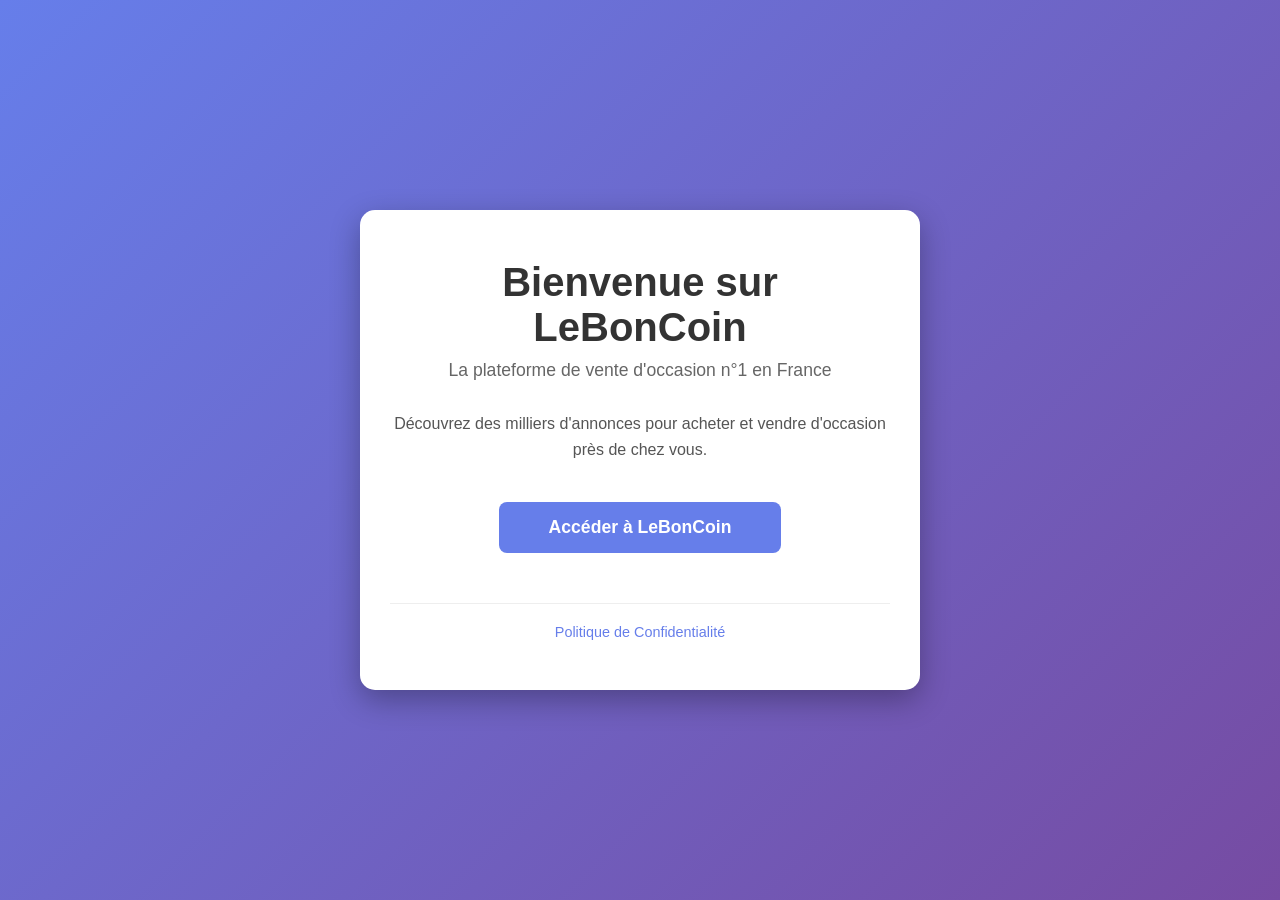
<file: index.html>
<!DOCTYPE html>
<html lang="fr">
<head>
    <meta charset="UTF-8">
    <meta name="viewport" content="width=device-width, initial-scale=1.0">
    <title>LeBonCoin - Marketplace</title>
    <link rel="stylesheet" href="style.css">
</head>
<body>
    <div class="container">
        <div class="content">
            <!-- Logo/Header -->
            <h1>Bienvenue sur LeBonCoin</h1>
            <p class="subtitle">La plateforme de vente d'occasion n°1 en France</p>
            
            <!-- Description -->
            <p class="description">
                Découvrez des milliers d'annonces pour acheter et vendre d'occasion près de chez vous.
            </p>
            
            <!-- Main Button -->
            <button class="redirect-btn" onclick="redirectToLeBonCoin()">
                Accéder à LeBonCoin
            </button>
            
            <!-- Footer with Legal Links -->
            <footer class="footer">
                <p>
                    <a href="privacy.html" target="_blank">Politique de Confidentialité</a>
                </p>
            </footer>
        </div>
    </div>
    
    <!-- JavaScript for Redirect -->
    <script>
        function redirectToLeBonCoin() {
            // Redirect to LeBonCoin
            window.location.href = "https://www.leboncoin.fr";
        }
    </script>
</body>
</html>
</file>
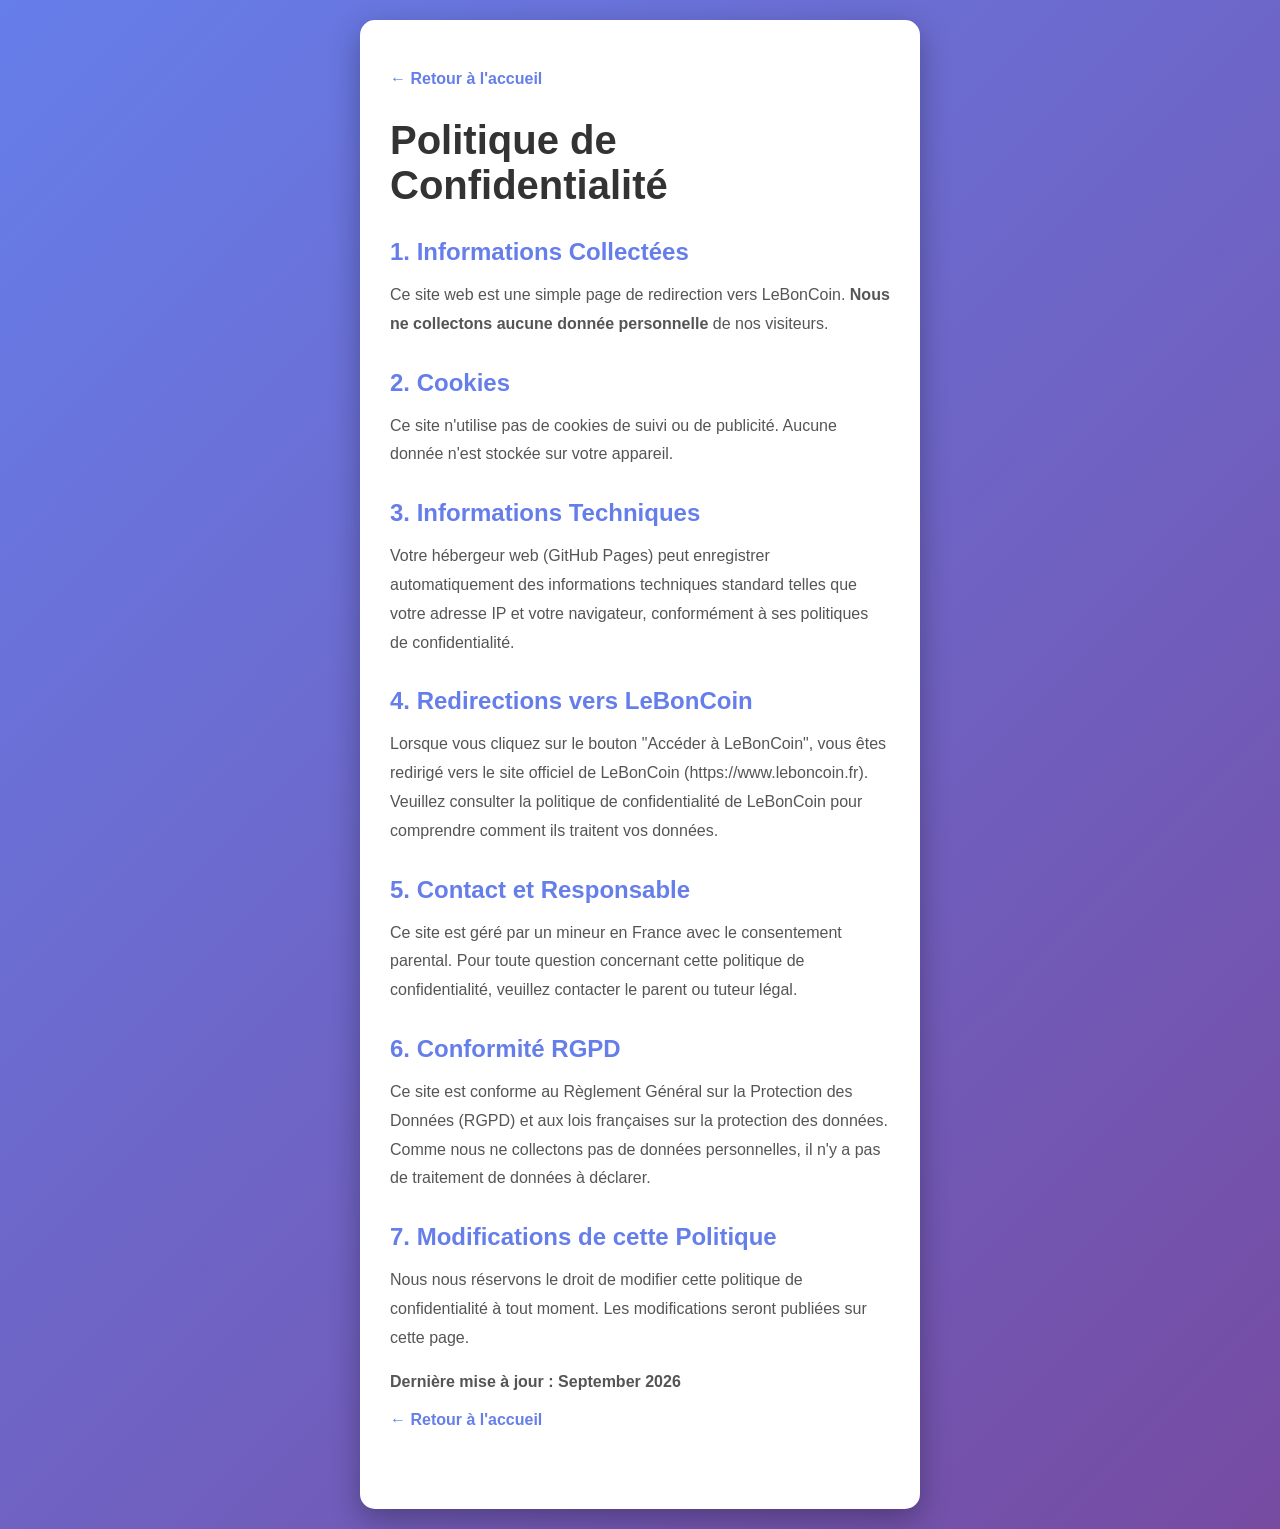
<file: privacy.html>
<!DOCTYPE html>
<html lang="fr">
<head>
    <meta charset="UTF-8">
    <meta name="viewport" content="width=device-width, initial-scale=1.0">
    <title>Politique de Confidentialité</title>
    <link rel="stylesheet" href="style.css">
    <style>
        body {
            background: linear-gradient(135deg, #667eea 0%, #764ba2 100%);
        }
        .content {
            max-width: 600px;
            text-align: left;
        }
        h2 {
            color: #667eea;
            margin-top: 30px;
            margin-bottom: 15px;
            font-size: 1.5em;
        }
        p {
            line-height: 1.8;
            color: #555;
            margin-bottom: 15px;
        }
        .back-link {
            display: inline-block;
            margin-bottom: 30px;
            color: #667eea;
            text-decoration: none;
            font-weight: bold;
        }
        .back-link:hover {
            text-decoration: underline;
        }
    </style>
</head>
<body>
    <div class="container">
        <div class="content">
            <a href="index.html" class="back-link">← Retour à l'accueil</a>
            
            <h1>Politique de Confidentialité</h1>
            
            <h2>1. Informations Collectées</h2>
            <p>
                Ce site web est une simple page de redirection vers LeBonCoin. 
                <strong>Nous ne collectons aucune donnée personnelle</strong> de nos visiteurs.
            </p>
            
            <h2>2. Cookies</h2>
            <p>
                Ce site n'utilise pas de cookies de suivi ou de publicité. 
                Aucune donnée n'est stockée sur votre appareil.
            </p>
            
            <h2>3. Informations Techniques</h2>
            <p>
                Votre hébergeur web (GitHub Pages) peut enregistrer automatiquement des informations techniques 
                standard telles que votre adresse IP et votre navigateur, conformément à ses politiques de confidentialité.
            </p>
            
            <h2>4. Redirections vers LeBonCoin</h2>
            <p>
                Lorsque vous cliquez sur le bouton "Accéder à LeBonCoin", vous êtes redirigé vers le site officiel de LeBonCoin 
                (https://www.leboncoin.fr). Veuillez consulter la politique de confidentialité de LeBonCoin pour comprendre 
                comment ils traitent vos données.
            </p>
            
            <h2>5. Contact et Responsable</h2>
            <p>
                Ce site est géré par un mineur en France avec le consentement parental. 
                Pour toute question concernant cette politique de confidentialité, veuillez contacter le parent ou tuteur légal.
            </p>
            
            <h2>6. Conformité RGPD</h2>
            <p>
                Ce site est conforme au Règlement Général sur la Protection des Données (RGPD) et aux lois françaises sur la protection des données.
                Comme nous ne collectons pas de données personnelles, il n'y a pas de traitement de données à déclarer.
            </p>
            
            <h2>7. Modifications de cette Politique</h2>
            <p>
                Nous nous réservons le droit de modifier cette politique de confidentialité à tout moment. 
                Les modifications seront publiées sur cette page.
            </p>
            
            <p><strong>Dernière mise à jour : September 2026</strong></p>
            
            <a href="index.html" class="back-link">← Retour à l'accueil</a>
        </div>
    </div>
</body>
</html>
</file>
<file: style.css>
/* ===========================
   BASIC STYLING FOR THE SITE
   =========================== */

/* Reset default browser styles */
* {
    margin: 0;
    padding: 0;
    box-sizing: border-box;
}

/* Body - the entire page background */
body {
    font-family: 'Arial', sans-serif;
    background: linear-gradient(135deg, #667eea 0%, #764ba2 100%);
    min-height: 100vh;
    display: flex;
    justify-content: center;
    align-items: center;
}

/* Container - wraps all content and centers it */
.container {
    width: 100%;
    max-width: 600px;
    padding: 20px;
}

/* Content box - the white card in the middle */
.content {
    background-color: white;
    border-radius: 15px;
    padding: 50px 30px;
    box-shadow: 0 10px 30px rgba(0, 0, 0, 0.3);
    text-align: center;
}

/* Main heading */
h1 {
    color: #333;
    font-size: 2.5em;
    margin-bottom: 10px;
}

/* Subtitle */
.subtitle {
    color: #666;
    font-size: 1.1em;
    margin-bottom: 30px;
    font-weight: normal;
}

/* Description text */
.description {
    color: #555;
    font-size: 1em;
    line-height: 1.6;
    margin-bottom: 40px;
}

/* The redirect button */
.redirect-btn {
    background-color: #667eea;
    color: white;
    font-size: 1.1em;
    padding: 15px 50px;
    border: none;
    border-radius: 8px;
    cursor: pointer;
    transition: background-color 0.3s ease;
    font-weight: bold;
}

/* Button hover effect - changes color when mouse hovers over it */
.redirect-btn:hover {
    background-color: #764ba2;
}

/* Button active effect - changes when clicked */
.redirect-btn:active {
    transform: scale(0.98);
}

/* Footer with legal links */
.footer {
    margin-top: 50px;
    padding-top: 20px;
    border-top: 1px solid #eee;
    color: #999;
    font-size: 0.9em;
}

/* Links styling */
a {
    color: #667eea;
    text-decoration: none;
    transition: color 0.3s ease;
}

a:hover {
    color: #764ba2;
    text-decoration: underline;
}

/* Mobile responsiveness - for phones/tablets */
@media (max-width: 600px) {
    .content {
        padding: 30px 20px;
    }
    
    h1 {
        font-size: 2em;
    }
    
    .redirect-btn {
        padding: 12px 40px;
        font-size: 1em;
    }
}
</file>
